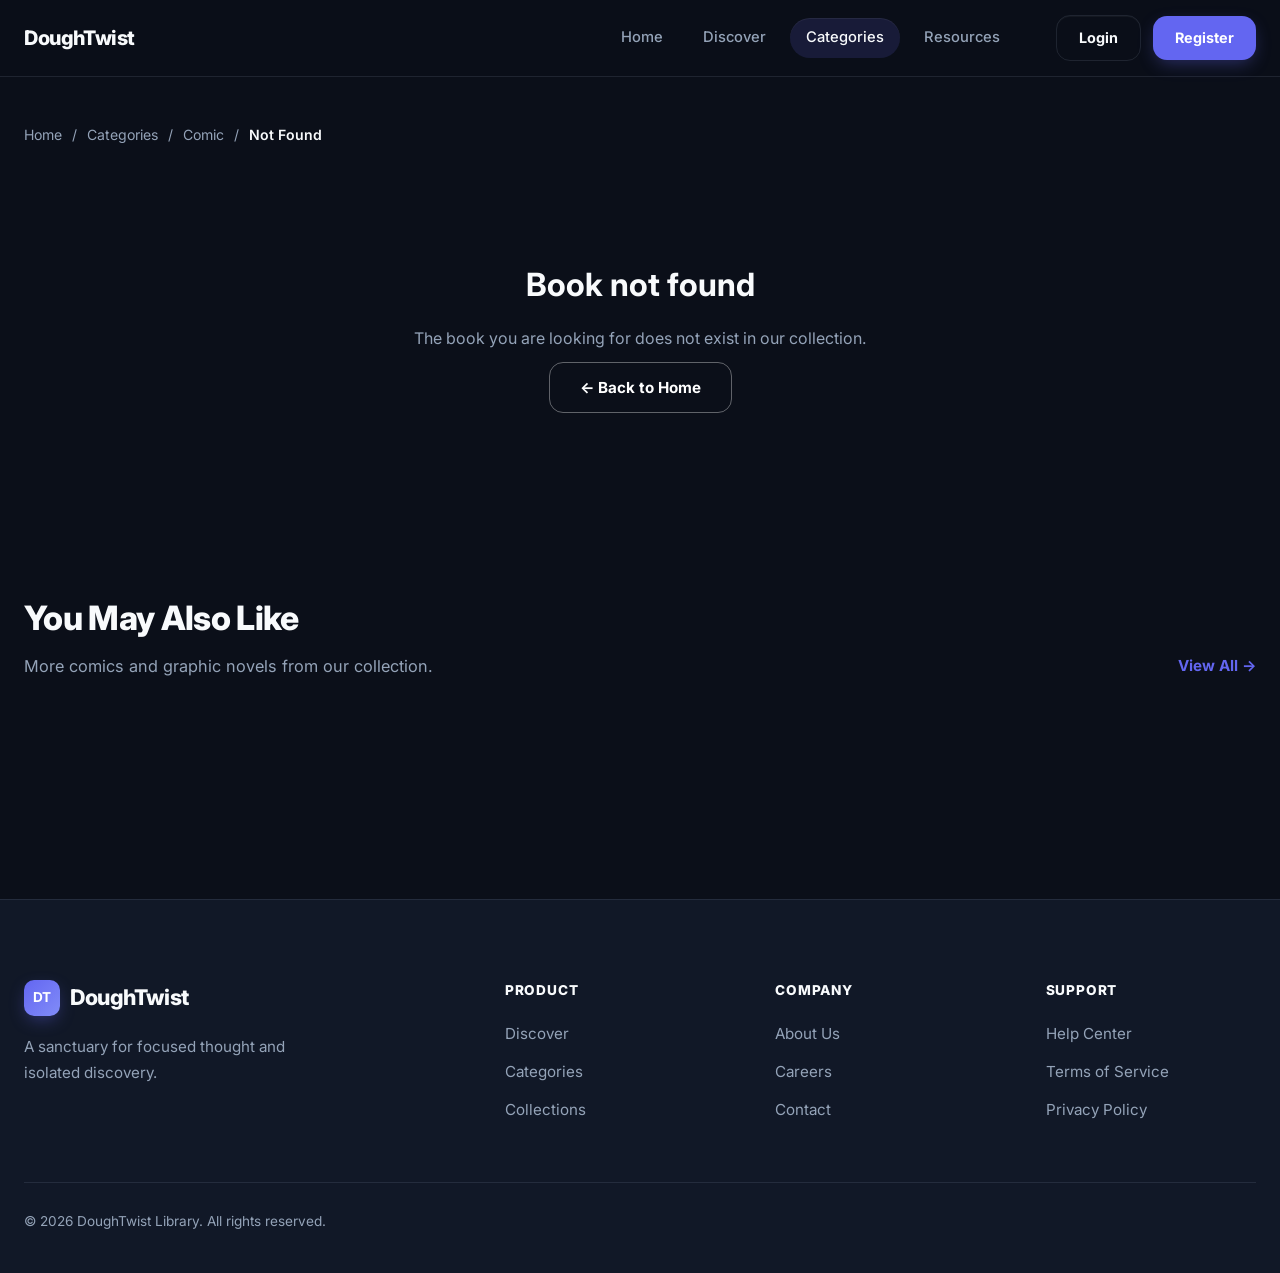
<file: pages/book-detail.html>
<!DOCTYPE html>
<html lang="en">
<head>
    <meta charset="UTF-8">
    <meta name="viewport" content="width=device-width, initial-scale=1.0">
    <title>Book Detail — DoughTwist Library</title>
    <meta name="description" content="Book details at DoughTwist Library.">
    <link rel="stylesheet" href="../css/style.css">
    <link rel="stylesheet" href="../css/book-detail.css">
</head>
<body>
    <header class="site-header">
        <div class="container nav-wrap">
            <a href="../index.html" class="logo">
                DoughTwist
            </a>

            <button class="menu-toggle" aria-label="Open menu" aria-expanded="false">
                <span></span>
                <span></span>
                <span></span>
            </button>

            <nav class="main-nav">
                <ul class="nav-links">
                    <li><a href="../index.html">Home</a></li>
                    <li><a href="discover.html">Discover</a></li>
                    <li><a href="categories.html" class="active">Categories</a></li>
                    <li><a href="resources.html">Resources</a></li>
                </ul>
                <div class="nav-actions">
                    <a href="login.html"id="login" class="btn btn-login">Login</a>
                    <a href="register.html" id="register" class="btn btn-register">Register</a>
                </div>
            </nav>
        </div>
    </header>

    <main class="detail-main">
        <div class="container">
            <nav class="breadcrumb" aria-label="Breadcrumb">
                <a href="../index.html">Home</a>
                <span>/</span>
                <a href="categories.html">Categories</a>
                <span>/</span>
                <a href="categories.html" id="breadcrumb-category">Comic</a>
                <span>/</span>
                <span class="current" id="breadcrumb-title">Loading...</span>
            </nav>

            <article class="book-detail" id="book-detail">
                <!-- Book detail will be rendered here -->
            </article>

            <section class="related-section">
                <div class="section-header">
                    <div>
                        <h2>You May Also Like</h2>
                        <p>More comics and graphic novels from our collection.</p>
                    </div>
                    <a href="categories.html" class="view-all">View All &rarr;</a>
                </div>

                <div class="related-grid" id="related-grid">
                    <!-- Related books will be rendered here -->
                </div>
            </section>
        </div>
    </main>

    <footer class="site-footer">
        <div class="container">
            <div class="footer-grid">
                <div class="footer-brand">
                    <a href="../index.html" class="logo">
                        <span class="logo-mark">DT</span>
                        DoughTwist
                    </a>
                    <p>A sanctuary for focused thought and isolated discovery.</p>
                </div>
                <div class="footer-links-group">
                    <h4>Product</h4>
                    <ul>
                        <li><a href="../index.html#collection">Discover</a></li>
                        <li><a href="categories.html">Categories</a></li>
                        <li><a href="../index.html#resources">Collections</a></li>
                    </ul>
                </div>
                <div class="footer-links-group">
                    <h4>Company</h4>
                    <ul>
                        <li><a href="#">About Us</a></li>
                        <li><a href="#">Careers</a></li>
                        <li><a href="#">Contact</a></li>
                    </ul>
                </div>
                <div class="footer-links-group">
                    <h4>Support</h4>
                    <ul>
                        <li><a href="#">Help Center</a></li>
                        <li><a href="#">Terms of Service</a></li>
                        <li><a href="#">Privacy Policy</a></li>
                    </ul>
                </div>
            </div>
            <div class="footer-bottom">
                <p>&copy; 2026 DoughTwist Library. All rights reserved.</p>
            </div>
        </div>
    </footer>

    <script src="../script/data.js"></script>
    <script src="../script/reveal.js"></script>
    <script src="../script/book-detail.js"></script>
    <script src="../script/auth.js"></script>

</body>
</html>
</file>
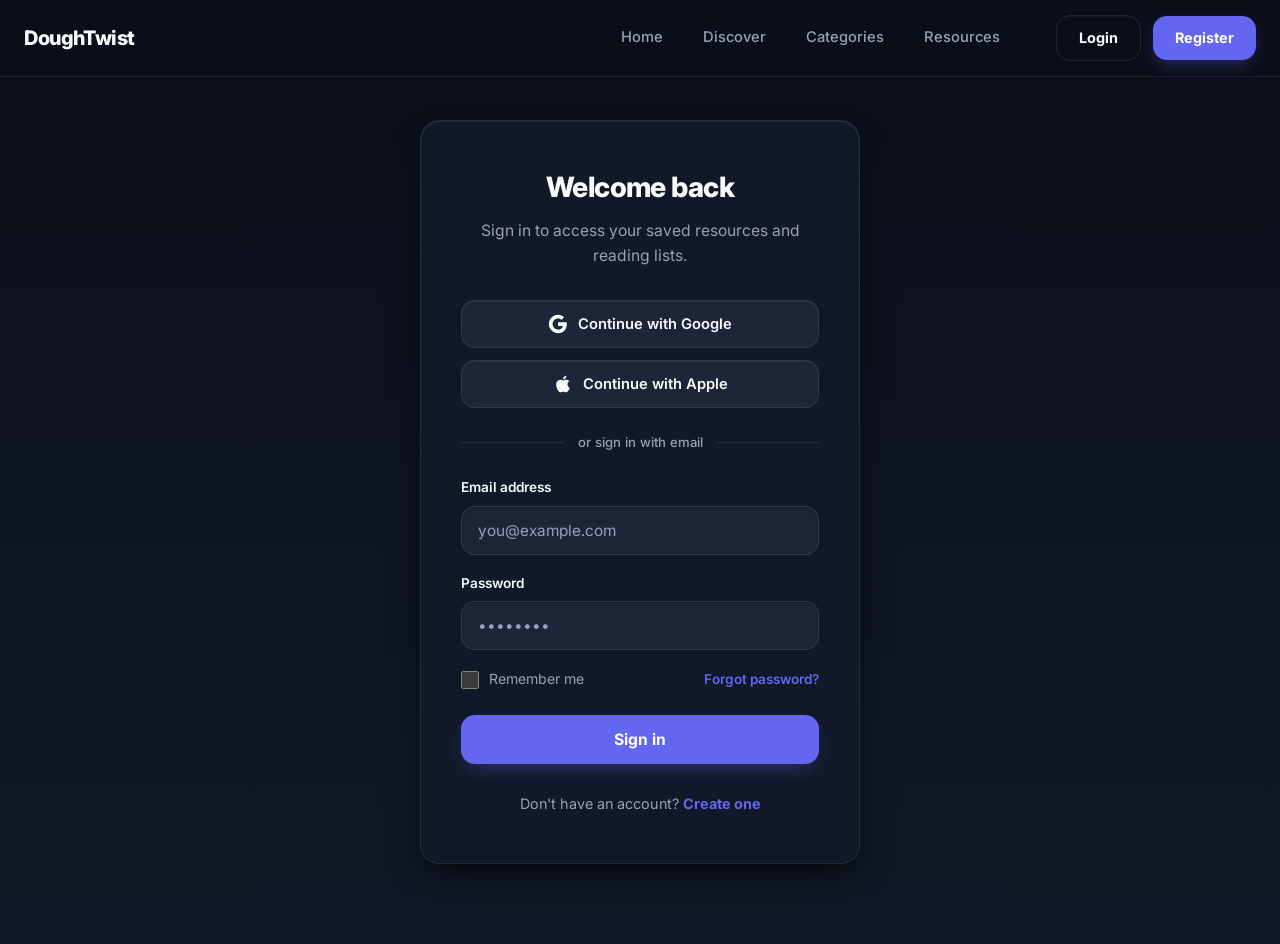
<file: pages/login.html>
<!DOCTYPE html>
<html lang="en">
<head>
    <meta charset="UTF-8">
    <meta name="viewport" content="width=device-width, initial-scale=1.0">
    <title>Login — DoughTwist Library</title>
    <meta name="description" content="Sign in to your DoughTwist Library account to save resources and track your reading.">
    <link rel="stylesheet" href="../css/style.css">
    <link rel="stylesheet" href="../css/auth.css">
</head>
<body>
    <header class="site-header">
        <div class="container nav-wrap">
            <a href="../index.html" class="logo">
                DoughTwist
            </a>

            <button class="menu-toggle" aria-label="Open menu" aria-expanded="false">
                <span></span>
                <span></span>
                <span></span>
            </button>

            <nav class="main-nav">
                <ul class="nav-links">
                    <li><a href="../index.html">Home</a></li>
                    <li><a href="discover.html">Discover</a></li>
                    <li><a href="categories.html">Categories</a></li>
                    <li><a href="resources.html">Resources</a></li>
                </ul>
                <div class="nav-actions">
                    <a href="login.html" class="btn btn-login">Login</a>
                    <a href="register.html" class="btn btn-register">Register</a>
                </div>
            </nav>
        </div>
    </header>

    <main class="auth-main">
        <div class="hero-bg" aria-hidden="true">
            <div class="blob blob-1"></div>
            <div class="blob blob-2"></div>
        </div>

        <div class="auth-card">
            <div class="auth-header">
                <h1>Welcome back</h1>
                <p>Sign in to access your saved resources and reading lists.</p>
            </div>

            <div class="social-login">
                <button type="button" class="btn-social" aria-label="Sign in with Google">
                    <svg viewBox="0 0 24 24" aria-hidden="true">
                        <path fill="currentColor" d="M22.56 12.25c0-.78-.07-1.53-.2-2.25H12v4.26h5.92c-.26 1.37-1.04 2.53-2.21 3.31v2.77h3.57c2.08-1.92 3.28-4.74 3.28-8.09z"/>
                        <path fill="currentColor" d="M12 23c2.97 0 5.46-.98 7.28-2.66l-3.57-2.77c-.98.66-2.23 1.06-3.71 1.06-2.86 0-5.29-1.93-6.16-4.53H2.18v2.84C3.99 20.53 7.7 23 12 23z"/>
                        <path fill="currentColor" d="M5.84 14.09c-.22-.66-.35-1.36-.35-2.09s.13-1.43.35-2.09V7.07H2.18C1.43 8.55 1 10.22 1 12s.43 3.45 1.18 4.93l2.85-2.22.81-.62z"/>
                        <path fill="currentColor" d="M12 5.38c1.62 0 3.06.56 4.21 1.64l3.15-3.15C17.45 2.09 14.97 1 12 1 7.7 1 3.99 3.47 2.18 7.07l3.66 2.84c.87-2.6 3.3-4.53 6.16-4.53z"/>
                    </svg>
                    Continue with Google
                </button>
                <button type="button" class="btn-social" aria-label="Sign in with Apple">
                    <svg viewBox="0 0 24 24" aria-hidden="true">
                        <path fill="currentColor" d="M18.71 19.5c-.83 1.24-1.71 2.45-3.05 2.47-1.34.03-1.77-.79-3.29-.79-1.53 0-2 .77-3.27.82-1.31.05-2.3-1.32-3.14-2.53C4.25 17 2.94 12.45 4.7 9.39c.87-1.52 2.43-2.48 4.12-2.51 1.28-.02 2.5.87 3.29.87.78 0 2.26-1.07 3.81-.91.65.03 2.47.26 3.64 1.98-.09.06-2.17 1.28-2.15 3.81.03 3.02 2.65 4.03 2.68 4.04-.03.07-.42 1.44-1.38 2.83M13 3.5c.73-.83 1.94-1.46 2.94-1.5.13 1.17-.34 2.35-1.04 3.19-.69.85-1.83 1.51-2.95 1.42-.15-1.15.41-2.35 1.05-3.11z"/>
                    </svg>
                    Continue with Apple
                </button>
            </div>

            <div class="divider">or sign in with email</div>

            <form class="auth-form">
                <div class="form-group">
                    <label for="email">Email address</label>
                    <input type="email" id="email" name="email" placeholder="you@example.com" autocomplete="email" required>
                </div>

                <div class="form-group">
                    <label for="password">Password</label>
                    <input type="password" id="password" name="password" placeholder="••••••••" autocomplete="current-password" minlength="8" required>
                </div>

                <div class="checkbox-row">
                    <label class="checkbox-label">
                        <input type="checkbox" name="remember">
                        Remember me
                    </label>
                    <a href="#" class="forgot-link">Forgot password?</a>
                </div>

                <button type="submit" class="btn-submit">Sign in</button>
            </form>

            <p class="auth-footer">
                Don't have an account? <a href="register.html">Create one</a>
            </p>
        </div>
    </main>

    <script>
        const toggle = document.querySelector('.menu-toggle');
        const nav = document.querySelector('.main-nav');

        toggle.addEventListener('click', () => {
            const expanded = toggle.getAttribute('aria-expanded') === 'true';
            toggle.setAttribute('aria-expanded', !expanded);
            toggle.classList.toggle('open', !expanded);
            nav.classList.toggle('open', !expanded);
        });
    </script>
    <script src="../script/login.js"></script>
</body>
</html>
</file>
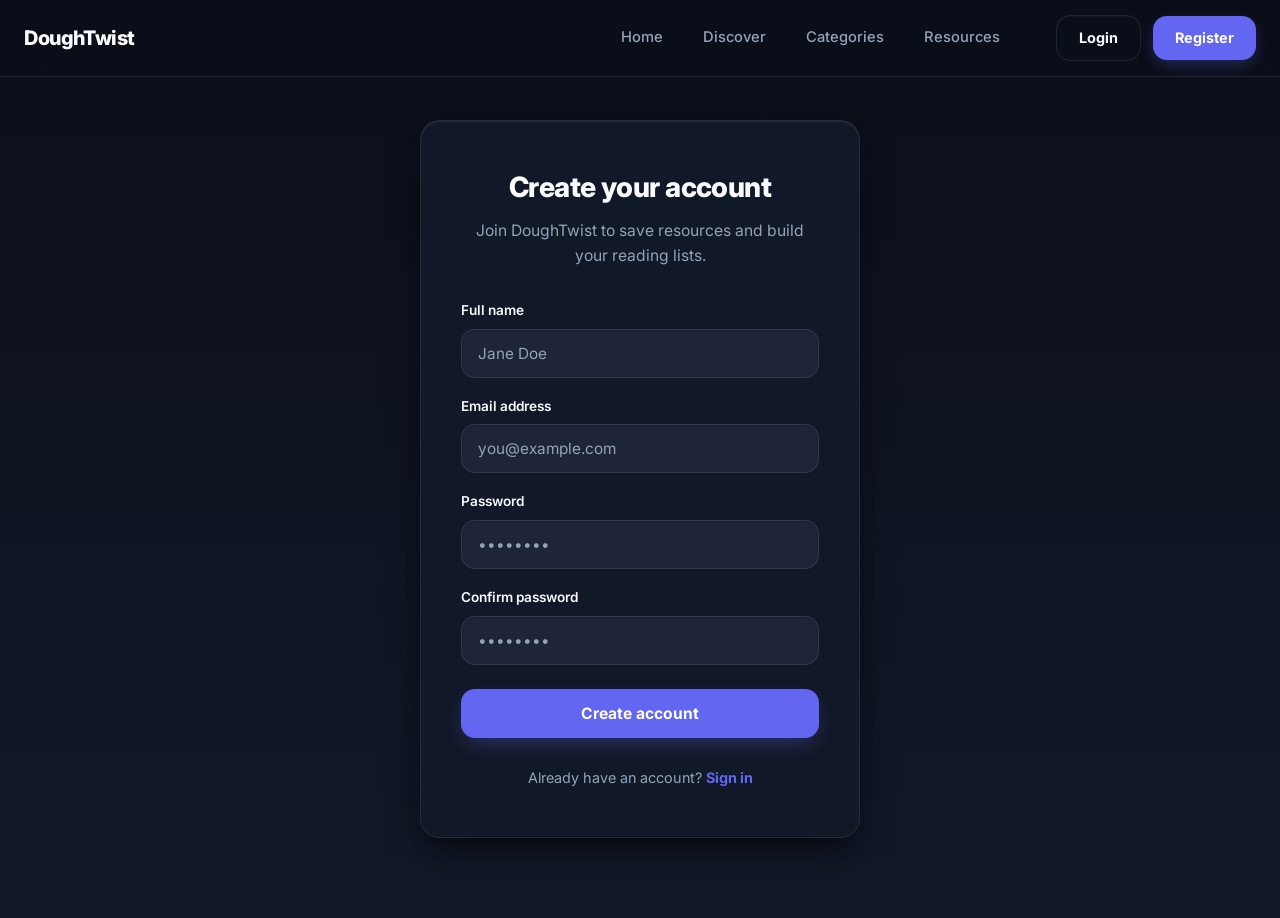
<file: pages/register.html>
<!DOCTYPE html>
<html lang="en">
<head>
    <meta charset="UTF-8">
    <meta name="viewport" content="width=device-width, initial-scale=1.0">
    <title>Register — DoughTwist Library</title>
    <meta name="description" content="Create a DoughTwist Library account to save resources and track your reading progress.">
    <link rel="stylesheet" href="../css/style.css">
    <link rel="stylesheet" href="../css/auth.css">
</head>
<body>
    <header class="site-header">
        <div class="container nav-wrap">
            <a href="../index.html" class="logo">
                DoughTwist
            </a>

            <button class="menu-toggle" aria-label="Open menu" aria-expanded="false">
                <span></span>
                <span></span>
                <span></span>
            </button>

            <nav class="main-nav">
                <ul class="nav-links">
                    <li><a href="../index.html">Home</a></li>
                    <li><a href="discover.html">Discover</a></li>
                    <li><a href="categories.html">Categories</a></li>
                    <li><a href="resources.html">Resources</a></li>
                </ul>
                <div class="nav-actions">
                    <a href="login.html" class="btn btn-login">Login</a>
                    <a href="register.html" class="btn btn-register">Register</a>
                </div>
            </nav>
        </div>
    </header>

    <main class="auth-main">
        <div class="hero-bg" aria-hidden="true">
            <div class="blob blob-1"></div>
            <div class="blob blob-2"></div>
        </div>

        <div class="auth-card">
            <div class="auth-header">
                <h1>Create your account</h1>
                <p>Join DoughTwist to save resources and build your reading lists.</p>
            </div>

            <form class="auth-form" action="#" method="post">
                <div class="form-group">
                    <label for="fullName">Full name</label>
                    <input type="text" id="fullName" name="fullName" placeholder="Jane Doe" autocomplete="name" required>
                </div>

                <div class="form-group">
                    <label for="email">Email address</label>
                    <input type="email" id="email" name="email" placeholder="you@example.com" autocomplete="email" required>
                </div>

                <div class="form-group">
                    <label for="password">Password</label>
                    <input type="password" id="password" name="password" placeholder="••••••••" autocomplete="new-password" minlength="8" required>
                </div>

                <div class="form-group">
                    <label for="confirmPassword">Confirm password</label>
                    <input type="password" id="confirmPassword" name="confirmPassword" placeholder="••••••••" autocomplete="new-password" minlength="8" required>
                </div>
                <button type="submit" class="btn-submit">Create account</button>
            </form>

            <p class="auth-footer">
                Already have an account? <a href="login.html">Sign in</a>
            </p>
        </div>
    </main>

    <script>
        const toggle = document.querySelector('.menu-toggle');
        const nav = document.querySelector('.main-nav');

        toggle.addEventListener('click', () => {
            const expanded = toggle.getAttribute('aria-expanded') === 'true';
            toggle.setAttribute('aria-expanded', !expanded);
            toggle.classList.toggle('open', !expanded);
            nav.classList.toggle('open', !expanded);
        });
    </script>
</body>
</html>
</file>
<file: css/style.css>
@import url('https://fonts.googleapis.com/css2?family=Inter:wght@300;400;500;600;700;800&display=swap');

/* --- Design Tokens --- */
:root {
  --bg: #0b0f19;
  --surface: #111827;
  --surface-2: #1e2538;
  --surface-3: #273147;
  --text: #f8fafc;
  --text-muted: #94a3b8;
  --primary: #6366f1;
  --primary-dark: #4f46e5;
  --primary-light: rgba(99, 102, 241, 0.15);
  --accent: #f43f5e;
  --accent-hover: #e11d48;
  --accent-2: #38bdf8;
  --border: rgba(148, 163, 184, 0.15);
  --border-strong: rgba(148, 163, 184, 0.25);
  --shadow-sm: 0 1px 2px 0 rgba(0, 0, 0, 0.3),
               inset 0 1px 0 rgba(255, 255, 255, 0.04);
  --shadow: 0 10px 30px -8px rgba(0, 0, 0, 0.5),
            0 4px 10px -2px rgba(0, 0, 0, 0.3),
            inset 0 1px 0 rgba(255, 255, 255, 0.05);
  --shadow-lg: 0 24px 60px -12px rgba(0, 0, 0, 0.6),
               0 8px 24px -6px rgba(0, 0, 0, 0.4),
               inset 0 1px 0 rgba(255, 255, 255, 0.06);
  --shadow-3d: 0 20px 40px -12px rgba(0, 0, 0, 0.55),
               0 8px 16px -4px rgba(0, 0, 0, 0.35),
               inset 0 1px 0 rgba(255, 255, 255, 0.08),
               inset 0 -1px 0 rgba(0, 0, 0, 0.2);
  --radius: 20px;
  --radius-sm: 14px;
  --radius-pill: 999px;
  --transition: 0.25s cubic-bezier(0.4, 0, 0.2, 1);
}

/* --- Reset & Base --- */
* {
  margin: 0;
  padding: 0;
  box-sizing: border-box;
}

html {
  scroll-behavior: smooth;
  color-scheme: dark;
}

body {
  font-family: 'Inter', system-ui, -apple-system, BlinkMacSystemFont, sans-serif;
  background-color: var(--bg);
  color: var(--text);
  line-height: 1.6;
  -webkit-font-smoothing: antialiased;
}

a {
  text-decoration: none;
  color: inherit;
}

button {
  font-family: inherit;
}

img {
  max-width: 100%;
  display: block;
}

ul {
  list-style: none;
}

.container {
  width: 100%;
  max-width: 1280px;
  margin: 0 auto;
  padding: 0 24px;
}

/* --- Header --- */
.site-header {
  position: fixed;
  top: 0;
  left: 0;
  right: 0;
  z-index: 1000;
  background: rgba(11, 15, 25, 0.75);
  backdrop-filter: blur(18px);
  -webkit-backdrop-filter: blur(18px);
  border-bottom: 1px solid var(--border);
}

.nav-wrap {
  display: flex;
  align-items: center;
  justify-content: space-between;
  height: 76px;
}

.logo {
  display: inline-flex;
  align-items: center;
  gap: 10px;
  font-weight: 800;
  font-size: 1.25rem;
  letter-spacing: -0.02em;
  color: var(--text);
}

.logo-mark {
  width: 36px;
  height: 36px;
  display: grid;
  place-items: center;
  background: linear-gradient(135deg, var(--primary), #818cf8);
  color: #fff;
  border-radius: 10px;
  font-size: 0.85rem;
  font-weight: 700;
  box-shadow: 0 6px 18px -4px rgba(99, 102, 241, 0.45);
}

.main-nav {
  display: flex;
  align-items: center;
  gap: 40px;
}

.nav-links {
  display: flex;
  align-items: center;
  gap: 8px;
}

.nav-links a {
  display: block;
  padding: 8px 16px;
  border-radius: var(--radius-pill);
  font-size: 0.92rem;
  font-weight: 500;
  color: var(--text-muted);
  transition: var(--transition);
}

.nav-links a:hover,
.nav-links a.active {
  color: var(--text);
  background-color: var(--primary-light);
  box-shadow: inset 0 1px 0 rgba(255, 255, 255, 0.06);
}

.nav-actions {
  display: flex;
  align-items: center;
  gap: 12px;
}

.icon-btn {
  width: 40px;
  height: 40px;
  border-radius: 50%;
  border: 1px solid var(--border);
  background-color: var(--surface);
  color: var(--text);
  cursor: pointer;
  display: grid;
  place-items: center;
  font-size: 1.05rem;
  transition: var(--transition);
  box-shadow: var(--shadow-sm);
}

.icon-btn:hover {
  background-color: var(--surface-2);
  transform: translateY(-2px);
  box-shadow: var(--shadow);
  border-color: var(--border-strong);
}

.profile-pic {
  width: 40px;
  height: 40px;
  border-radius: 50%;
  background: linear-gradient(135deg, var(--primary), #a855f7);
  display: inline-block;
  cursor: pointer;
  border: 2px solid var(--surface);
  box-shadow: var(--shadow-sm);
}

.nav-actions .btn {
  display: inline-flex;
  align-items: center;
  justify-content: center;
  padding: 10px 22px;
  border-radius: var(--radius-sm);
  font-size: 0.9rem;
  font-weight: 700;
  text-decoration: none;
  transition: var(--transition);
  border: none;
  cursor: pointer;
}

.btn-login {
  background-color: transparent;
  color: var(--text);
  border: 1px solid var(--border) !important;
  box-shadow: inset 0 1px 0 rgba(255, 255, 255, 0.04);
}

.btn-login:hover {
  background-color: var(--surface-2);
  border-color: var(--primary) !important;
  color: var(--primary);
  box-shadow: var(--shadow);
}

.btn-register {
  background-color: var(--primary);
  color: #ffffff;
  box-shadow: 0 6px 18px -4px rgba(99, 102, 241, 0.4);
}

.btn-register:hover {
  background-color: var(--primary-dark);
  transform: translateY(-2px);
  box-shadow: 0 12px 28px -6px rgba(99, 102, 241, 0.5);
}

.menu-toggle {
  display: none;
  flex-direction: column;
  justify-content: center;
  gap: 5px;
  background: none;
  border: none;
  cursor: pointer;
  padding: 8px;
}

.menu-toggle span {
  display: block;
  width: 24px;
  height: 2.5px;
  background-color: var(--text);
  border-radius: 2px;
  transition: var(--transition);
}

.menu-toggle.open span:nth-child(1) {
  transform: translateY(7.5px) rotate(45deg);
}

.menu-toggle.open span:nth-child(2) {
  opacity: 0;
}

.menu-toggle.open span:nth-child(3) {
  transform: translateY(-7.5px) rotate(-45deg);
}

/* --- Hero --- */
.hero {
  position: relative;
  padding: 170px 0 130px;
  overflow: hidden;
}

.hero-bg {
  position: absolute;
  inset: 0;
  z-index: -1;
  overflow: hidden;
}

.blob {
  position: absolute;
  border-radius: 50%;
  filter: blur(80px);
  opacity: 0.35;
}

.blob-1 {
  width: 520px;
  height: 520px;
  background: #4f46e5;
  top: -120px;
  right: 5%;
}

.blob-2 {
  width: 420px;
  height: 420px;
  background: #38bdf8;
  bottom: -100px;
  left: -8%;
}

.blob-3 {
  width: 320px;
  height: 320px;
  background: #f43f5e;
  top: 45%;
  right: 35%;
  opacity: 0.3;
}

.hero-content {
  max-width: 740px;
  position: relative;
  z-index: 1;
}

.eyebrow {
  display: inline-block;
  padding: 7px 16px;
  border-radius: var(--radius-pill);
  background-color: var(--primary-light);
  color: var(--primary);
  font-size: 0.82rem;
  font-weight: 700;
  letter-spacing: 0.02em;
  margin-bottom: 24px;
  box-shadow: inset 0 1px 0 rgba(255, 255, 255, 0.06);
}

.hero h1 {
  font-size: clamp(2.6rem, 6vw, 4.6rem);
  line-height: 1.05;
  font-weight: 800;
  letter-spacing: -0.03em;
  margin-bottom: 24px;
  color: var(--text);
}

.hero p {
  font-size: 1.15rem;
  color: var(--text-muted);
  max-width: 560px;
  margin-bottom: 42px;
  line-height: 1.7;
}

.search-box {
  display: flex;
  align-items: center;
  max-width: 580px;
  background-color: var(--surface);
  border: 1px solid var(--border);
  border-radius: var(--radius);
  padding: 8px;
  box-shadow: var(--shadow-lg);
  transition: var(--transition);
}

.search-box:focus-within {
  border-color: var(--primary);
  box-shadow: 0 24px 60px -12px rgba(99, 102, 241, 0.25);
}

.search-icon {
  width: 20px;
  height: 20px;
  margin: 0 12px 0 8px;
  color: var(--text-muted);
  flex-shrink: 0;
}

.search-box input {
  flex: 1;
  border: none;
  background: transparent;
  padding: 13px 10px;
  font-size: 1rem;
  outline: none;
  color: var(--text);
}

.search-box input::placeholder {
  color: var(--text-muted);
}

.search-btn {
  background-color: var(--primary);
  color: #fff;
  border: none;
  padding: 15px 30px;
  border-radius: var(--radius-sm);
  font-weight: 600;
  font-size: 0.95rem;
  cursor: pointer;
  transition: var(--transition);
  flex-shrink: 0;
  box-shadow: 0 6px 18px -4px rgba(99, 102, 241, 0.4);
}

.search-btn:hover {
  background-color: var(--primary-dark);
  transform: translateY(-1px);
  box-shadow: 0 10px 24px -6px rgba(99, 102, 241, 0.5);
}

/* --- Stats --- */
.stats-section {
  padding: 20px 0 90px;
}

.stats-grid {
  display: grid;
  grid-template-columns: repeat(4, 1fr);
  gap: 20px;
}

.stat {
  background-color: var(--surface);
  border: 1px solid var(--border);
  border-radius: var(--radius-sm);
  padding: 28px 20px;
  text-align: center;
  box-shadow: var(--shadow-sm);
  transition: var(--transition);
  transform-style: preserve-3d;
}

.stat:hover {
  transform: translateY(-8px);
  box-shadow: var(--shadow-3d);
  border-color: transparent;
}

.stat strong {
  display: block;
  font-size: 2.1rem;
  font-weight: 800;
  color: var(--primary);
  margin-bottom: 4px;
  letter-spacing: -0.02em;
}

.stat span {
  font-size: 0.9rem;
  color: var(--text-muted);
  font-weight: 500;
}

/* --- Sections --- */
section {
  padding: 90px 0;
}

.section-header {
  display: flex;
  justify-content: space-between;
  align-items: flex-end;
  margin-bottom: 50px;
  gap: 20px;
}

.section-header.center {
  flex-direction: column;
  align-items: center;
  text-align: center;
}

.section-header h2 {
  font-size: 2.1rem;
  font-weight: 800;
  letter-spacing: -0.02em;
  margin-bottom: 8px;
  color: var(--text);
}

.section-header p {
  color: var(--text-muted);
  font-size: 1.02rem;
}

.view-all {
  display: inline-flex;
  align-items: center;
  gap: 6px;
  font-size: 0.95rem;
  font-weight: 700;
  color: var(--primary);
  transition: var(--transition);
  white-space: nowrap;
}

.view-all:hover {
  gap: 10px;
  color: #818cf8;
}

/* --- Featured Collections --- */
.collections-section {
  background-color: var(--surface);
}

.collections-grid {
  display: grid;
  grid-template-columns: repeat(4, 1fr);
  gap: 24px;
}

.collection-link {
  display: block;
  text-decoration: none;
  color: inherit;
  border-radius: var(--radius);
}

.collection-link .collection-card {
  height: 100%;
}

.collection-card {
  background-color: var(--bg);
  border-radius: var(--radius);
  overflow: hidden;
  border: 1px solid var(--border);
  transition: var(--transition);
  transform-style: preserve-3d;
}

.collection-card:hover {
  transform: translateY(-8px);
  box-shadow: var(--shadow-3d);
  border-color: transparent;
}

.card-img-wrapper {
  position: relative;
  aspect-ratio: 4 / 5;
  overflow: hidden;
  display: flex;
  align-items: center;
  justify-content: center;
  background: linear-gradient(135deg, var(--surface-2), var(--surface-3));
}

.card-img-wrapper img {
  width: 100%;
  height: 100%;
  object-fit: cover;
  transition: var(--transition);
}

.collection-card:hover .card-img-wrapper img {
  transform: scale(1.05);
}

.card-content {
  padding: 22px;
}

.tag {
  display: inline-block;
  font-size: 0.72rem;
  padding: 5px 10px;
  border-radius: var(--radius-pill);
  margin-bottom: 14px;
  font-weight: 700;
  text-transform: uppercase;
  letter-spacing: 0.04em;
}

.tag.architecture { background-color: rgba(99, 102, 241, 0.15); color: #818cf8; }
.tag.sociology { background-color: rgba(168, 85, 247, 0.15); color: #c084fc; }
.tag.acoustics { background-color: rgba(244, 63, 94, 0.15); color: #fb7185; }

.collection-card h3 {
  font-size: 1.12rem;
  font-weight: 700;
  margin-bottom: 6px;
  line-height: 1.35;
  color: var(--text);
}

.collection-card p {
  font-size: 0.9rem;
  color: var(--text-muted);
}

/* --- Explore Domains --- */
.domains-section {
  background: linear-gradient(180deg, var(--bg) 0%, var(--surface) 100%);
}

.domains-grid {
  display: grid;
  grid-template-columns: repeat(4, 1fr);
  gap: 20px;
}

.domain-card {
  position: relative;
  aspect-ratio: 1;
  border-radius: var(--radius);
  overflow: hidden;
  cursor: pointer;
  box-shadow: var(--shadow);
  transition: var(--transition);
  transform-style: preserve-3d;
}

.domain-card:hover {
  transform: translateY(-6px);
  box-shadow: var(--shadow-3d);
}

.domain-card img {
  width: 100%;
  height: 100%;
  object-fit: cover;
  transition: var(--transition);
}

.domain-card:hover img {
  transform: scale(1.08);
}

.domain-overlay {
  position: absolute;
  inset: 0;
  background: linear-gradient(
    to top,
    rgba(0, 0, 0, 0.85) 0%,
    rgba(0, 0, 0, 0.35) 55%,
    transparent 100%
  );
  display: flex;
  align-items: flex-end;
  padding: 24px;
  transition: var(--transition);
}

.domain-card:hover .domain-overlay {
  background: linear-gradient(
    to top,
    rgba(79, 70, 229, 0.88) 0%,
    rgba(79, 70, 229, 0.45) 60%,
    transparent 100%
  );
}

.domain-card h3 {
  color: #fff;
  font-size: 1.4rem;
  font-weight: 700;
  transform: translateY(8px);
  transition: var(--transition);
}

.domain-card:hover h3 {
  transform: translateY(0);
}

/* --- CTA --- */
.cta-section {
  padding: 30px 0 100px;
}

.cta-card {
  background: linear-gradient(135deg, #0f172a 0%, #1e1b4b 50%, #312e81 100%);
  border-radius: var(--radius);
  padding: 68px 70px;
  color: #fff;
  display: flex;
  justify-content: space-between;
  align-items: center;
  gap: 50px;
  position: relative;
  overflow: hidden;
  box-shadow: var(--shadow-3d);
  border: 1px solid rgba(99, 102, 241, 0.2);
}

.cta-card::before {
  content: '';
  position: absolute;
  top: -60%;
  right: -12%;
  width: 540px;
  height: 540px;
  background: radial-gradient(circle, rgba(244, 63, 94, 0.2) 0%, transparent 70%);
  pointer-events: none;
}

.cta-text {
  max-width: 540px;
  position: relative;
  z-index: 1;
}

.cta-text h2 {
  font-size: 2.6rem;
  font-weight: 800;
  margin-bottom: 18px;
  letter-spacing: -0.02em;
  line-height: 1.15;
}

.cta-text p {
  color: #c7d2fe;
  font-size: 1.05rem;
  margin-bottom: 34px;
  line-height: 1.7;
}

.cta-buttons {
  display: flex;
  gap: 16px;
  flex-wrap: wrap;
}

.btn {
  padding: 15px 30px;
  border-radius: var(--radius-sm);
  font-size: 0.95rem;
  font-weight: 700;
  cursor: pointer;
  transition: var(--transition);
  border: none;
}

.btn-primary {
  background-color: var(--accent);
  color: #ffffff;
  box-shadow: 0 8px 22px -6px rgba(244, 63, 94, 0.4);
}

.btn-primary:hover {
  background-color: var(--accent-hover);
  transform: translateY(-2px);
  box-shadow: 0 14px 30px -8px rgba(244, 63, 94, 0.5);
}

.btn-secondary {
  background-color: transparent;
  color: #fff;
  border: 1px solid rgba(255, 255, 255, 0.35);
}

.btn-secondary:hover {
  background-color: rgba(255, 255, 255, 0.08);
  border-color: rgba(255, 255, 255, 0.6);
}

.cta-visual {
  position: relative;
  z-index: 1;
}

.book-stack {
  display: flex;
  flex-direction: column;
  align-items: center;
  transform: perspective(900px) rotateY(-22deg) rotateX(8deg);
}

.book {
  width: 150px;
  height: 36px;
  background-color: var(--accent);
  border-radius: 5px;
  box-shadow: -10px 12px 24px rgba(0, 0, 0, 0.35),
              inset 0 1px 0 rgba(255, 255, 255, 0.2);
  margin-bottom: -12px;
  position: relative;
}

.book:nth-child(2) {
  background-color: #e0e7ff;
  width: 164px;
  height: 42px;
}

.book:nth-child(3) {
  background-color: #818cf8;
  width: 138px;
  height: 32px;
}

/* --- Footer --- */
.site-footer {
  background-color: var(--surface);
  border-top: 1px solid var(--border);
  padding: 80px 0 40px;
}

.footer-grid {
  display: grid;
  grid-template-columns: 2fr 1fr 1fr 1fr;
  gap: 60px;
  margin-bottom: 60px;
}

.footer-brand .logo {
  font-size: 1.35rem;
}

.footer-brand p {
  max-width: 300px;
  color: var(--text-muted);
  font-size: 0.95rem;
  margin-top: 18px;
  line-height: 1.7;
}

.footer-links-group h4 {
  font-size: 0.85rem;
  font-weight: 800;
  text-transform: uppercase;
  letter-spacing: 0.06em;
  margin-bottom: 20px;
  color: var(--text);
}

.footer-links-group ul {
  display: flex;
  flex-direction: column;
  gap: 12px;
}

.footer-links-group a {
  color: var(--text-muted);
  font-size: 0.95rem;
  transition: var(--transition);
}

.footer-links-group a:hover {
  color: var(--primary);
}

.footer-bottom {
  border-top: 1px solid var(--border);
  padding-top: 28px;
  color: var(--text-muted);
  font-size: 0.85rem;
}

/* --- Reveal Animations --- */
.reveal {
  opacity: 0;
  transform: translateY(24px);
  transition: opacity 0.7s ease, transform 0.7s ease;
}

.revealed {
  opacity: 1;
  transform: translateY(0);
}

.collection-card.reveal,
.domain-card.reveal,
.stat.reveal,
.book-card.reveal,
.resource-card.reveal,
.faq-item.reveal,
.featured-banner.reveal,
.content-header.reveal,
.sidebar.reveal,
.book-detail.reveal,
.support-cta.reveal,
.cta-card.reveal,
.discover-hero.reveal,
.resources-hero.reveal,
.hero-content.reveal,
.section-header.reveal {
  transition-delay: calc(var(--index, 0) * 80ms);
}

.collection-card:nth-child(1) { --index: 1; }
.collection-card:nth-child(2) { --index: 2; }
.collection-card:nth-child(3) { --index: 3; }
.collection-card:nth-child(4) { --index: 4; }
.collection-card:nth-child(5) { --index: 5; }
.collection-card:nth-child(6) { --index: 6; }
.collection-card:nth-child(7) { --index: 7; }
.collection-card:nth-child(8) { --index: 8; }

.domain-card:nth-child(1) { --index: 1; }
.domain-card:nth-child(2) { --index: 2; }
.domain-card:nth-child(3) { --index: 3; }
.domain-card:nth-child(4) { --index: 4; }

.stat:nth-child(1) { --index: 1; }
.stat:nth-child(2) { --index: 2; }
.stat:nth-child(3) { --index: 3; }
.stat:nth-child(4) { --index: 4; }

.resource-card:nth-child(1) { --index: 1; }
.resource-card:nth-child(2) { --index: 2; }
.resource-card:nth-child(3) { --index: 3; }
.resource-card:nth-child(4) { --index: 4; }
.resource-card:nth-child(5) { --index: 5; }
.resource-card:nth-child(6) { --index: 6; }

.faq-item:nth-child(1) { --index: 1; }
.faq-item:nth-child(2) { --index: 2; }
.faq-item:nth-child(3) { --index: 3; }
.faq-item:nth-child(4) { --index: 4; }

@media (prefers-reduced-motion: reduce) {
  .reveal,
  .revealed {
    opacity: 1;
    transform: none;
    transition: none;
  }
}

/* --- Responsive --- */
@media (max-width: 1024px) {
  .collections-grid,
  .domains-grid,
  .stats-grid {
    grid-template-columns: repeat(2, 1fr);
  }
  .footer-grid {
    grid-template-columns: 1fr 1fr;
    gap: 40px;
  }
  .cta-card {
    padding: 50px;
  }
}

@media (max-width: 768px) {
  .menu-toggle {
    display: flex;
  }
  .main-nav {
    position: fixed;
    top: 76px;
    left: 0;
    right: 0;
    bottom: 0;
    background: rgba(11, 15, 25, 0.98);
    backdrop-filter: blur(18px);
    -webkit-backdrop-filter: blur(18px);
    flex-direction: column;
    align-items: center;
    justify-content: flex-start;
    padding-top: 60px;
    gap: 36px;
    transform: translateX(100%);
    transition: transform 0.3s ease;
    border-left: 1px solid var(--border);
  }
  .main-nav.open {
    transform: translateX(0);
  }
  .nav-links {
    flex-direction: column;
    gap: 12px;
  }
  .nav-links a {
    font-size: 1.25rem;
    padding: 10px 20px;
  }
  .hero {
    padding: 150px 0 90px;
  }
  .hero p {
    font-size: 1.05rem;
  }
  .search-box {
    flex-direction: column;
    gap: 8px;
    border-radius: var(--radius-sm);
  }
  .search-box input {
    width: 100%;
    text-align: center;
    padding: 12px;
  }
  .search-btn {
    width: 100%;
  }
  .search-icon {
    display: none;
  }
  .section-header {
    flex-direction: column;
    align-items: flex-start;
    gap: 14px;
  }
  .section-header h2 {
    font-size: 1.8rem;
  }
  .cta-card {
    flex-direction: column;
    text-align: center;
    padding: 40px 28px;
  }
  .cta-text h2 {
    font-size: 2rem;
  }
  .cta-visual {
    order: -1;
  }
  .book-stack {
    transform: perspective(600px) rotateY(-14deg) rotateX(6deg);
  }
}

@media (max-width: 480px) {
  .container {
    padding: 0 16px;
  }
  .collections-grid,
  .domains-grid,
  .stats-grid {
    grid-template-columns: 1fr;
  }
  .footer-grid {
    grid-template-columns: 1fr;
    gap: 32px;
  }
  .cta-text h2 {
    font-size: 1.7rem;
  }
  .stat strong {
    font-size: 1.8rem;
  }
}
</file>
<file: css/book-detail.css>
/* --- Book Detail Page --- */

.detail-main {
  padding-top: 96px;
}

.detail-main .container {
  padding-bottom: 90px;
}

/* --- Breadcrumb --- */
.breadcrumb {
  display: flex;
  align-items: center;
  gap: 10px;
  padding: 28px 0 32px;
  font-size: 0.88rem;
  color: var(--text-muted);
}

.breadcrumb a {
  color: var(--text-muted);
  transition: var(--transition);
}

.breadcrumb a:hover {
  color: var(--primary);
}

.breadcrumb .current {
  color: var(--text);
  font-weight: 600;
}

/* --- Book Detail Layout --- */
.book-detail {
  display: grid;
  grid-template-columns: 360px 1fr;
  gap: 56px;
  align-items: start;
  margin-bottom: 90px;
}

.detail-media {
  position: sticky;
  top: 110px;
}

.cover-frame {
  position: relative;
  border-radius: var(--radius);
  overflow: hidden;
  background: linear-gradient(135deg, var(--surface-2), var(--surface-3));
  box-shadow: var(--shadow-3d);
  aspect-ratio: 4 / 5;
  border: 1px solid var(--border);
}

.cover-frame img {
  width: 100%;
  height: 100%;
  object-fit: cover;
  display: block;
}

.badge {
  position: absolute;
  top: 1rem;
  right: 1rem;
  z-index: 2;
  padding: 0.35rem 0.85rem;
  border-radius: 50px;
  font-size: 0.7rem;
  font-weight: 700;
  letter-spacing: 0.04em;
  text-transform: uppercase;
  box-shadow: 0 2px 8px rgba(0, 0, 0, 0.35);
}

.badge.available {
  background-color: var(--primary);
  color: #ffffff;
}

.badge.not-available {
  background-color: #f43f5e;
  color: #ffffff;
}

.badge.up-coming {
  background-color: #8b5cf6;
  color: #ffffff;
}

.badge.borrowed {
  background-color: var(--surface-2);
  color: var(--text-muted);
  border: 1px solid var(--border);
}

/* --- Detail Info --- */
.detail-info {
  display: flex;
  flex-direction: column;
  gap: 26px;
}

.detail-header {
  display: flex;
  flex-direction: column;
  gap: 14px;
}

.detail-info h1 {
  font-size: clamp(2rem, 4vw, 2.8rem);
  font-weight: 800;
  letter-spacing: -0.02em;
  line-height: 1.1;
  color: var(--text);
}

.detail-info .author {
  font-size: 1.05rem;
  color: var(--text-muted);
}

.detail-info .author strong {
  color: var(--text);
  font-weight: 600;
}

.rating-bar {
  display: flex;
  align-items: center;
  gap: 10px;
  margin-top: 4px;
}

.stars {
  display: flex;
  gap: 3px;
  color: #fbbf24;
}

.stars svg {
  fill: currentColor;
}

.rating-score {
  font-weight: 700;
  color: var(--text);
}

.rating-count {
  font-size: 0.9rem;
  color: var(--text-muted);
}

.description {
  font-size: 1.05rem;
  line-height: 1.8;
  color: var(--text-muted);
  max-width: 640px;
}

/* --- Metadata --- */
.meta-grid {
  display: grid;
  grid-template-columns: repeat(4, 1fr);
  gap: 16px;
}

.meta-item {
  background-color: var(--surface);
  border: 1px solid var(--border);
  border-radius: var(--radius-sm);
  padding: 18px;
  display: flex;
  flex-direction: column;
  gap: 6px;
  transition: var(--transition);
  box-shadow: var(--shadow-sm);
}

.meta-item:hover {
  border-color: transparent;
  box-shadow: var(--shadow);
  transform: translateY(-3px);
}

.meta-label {
  font-size: 0.78rem;
  font-weight: 600;
  text-transform: uppercase;
  letter-spacing: 0.04em;
  color: var(--text-muted);
}

.meta-value {
  font-size: 0.98rem;
  font-weight: 700;
  color: var(--text);
  word-break: break-word;
}

/* --- Actions --- */
.detail-actions {
  display: flex;
  gap: 14px;
  flex-wrap: wrap;
  padding-top: 8px;
}

.detail-actions .btn {
  padding: 15px 28px;
  border-radius: var(--radius-sm);
  font-size: 0.95rem;
  font-weight: 700;
  cursor: pointer;
  transition: var(--transition);
  border: none;
  display: inline-flex;
  align-items: center;
  gap: 8px;
}

.detail-actions .btn-primary {
  background-color: var(--primary);
  color: #fff;
  box-shadow: 0 8px 22px -6px rgba(99, 102, 241, 0.4);
}

.detail-actions .btn-primary:hover {
  background-color: var(--primary-dark);
  transform: translateY(-2px);
  box-shadow: 0 14px 30px -8px rgba(99, 102, 241, 0.5);
}

.detail-actions .btn-secondary {
  background-color: var(--surface);
  color: var(--text);
  border: 1px solid var(--border);
  box-shadow: inset 0 1px 0 rgba(255, 255, 255, 0.04);
}

.detail-actions .btn-secondary:hover {
  background-color: var(--surface-2);
  border-color: var(--primary);
  color: var(--primary);
}

.detail-actions .btn-ghost {
  background-color: transparent;
  color: var(--text-muted);
  border: 1px solid var(--border);
}

.detail-actions .btn-ghost:hover {
  background-color: var(--primary-light);
  color: var(--primary);
  border-color: var(--primary-light);
}

/* --- Related Books --- */
.related-section {
  padding-top: 20px;
}

.related-section .section-header {
  margin-bottom: 40px;
}

.related-grid {
  display: grid;
  grid-template-columns: repeat(4, 1fr);
  gap: 24px;
}

/* --- Responsive --- */
@media (max-width: 1024px) {
  .book-detail {
    grid-template-columns: 280px 1fr;
    gap: 40px;
  }

  .meta-grid {
    grid-template-columns: repeat(2, 1fr);
  }

  .related-grid {
    grid-template-columns: repeat(2, 1fr);
  }
}

@media (max-width: 768px) {
  .book-detail {
    grid-template-columns: 1fr;
    gap: 32px;
  }

  .detail-media {
    position: static;
    max-width: 320px;
    margin: 0 auto;
  }

  .meta-grid {
    grid-template-columns: repeat(2, 1fr);
  }

  .detail-actions .btn {
    width: 100%;
    justify-content: center;
  }
}

@media (max-width: 480px) {
  .breadcrumb {
    flex-wrap: wrap;
    font-size: 0.8rem;
  }

  .meta-grid {
    grid-template-columns: 1fr;
  }

  .related-grid {
    grid-template-columns: 1fr;
  }
}
</file>
<file: css/auth.css>
/* --- Auth Pages --- */

.auth-main {
  min-height: 100vh;
  display: flex;
  align-items: center;
  justify-content: center;
  padding: 120px 24px 80px;
  position: relative;
  overflow: hidden;
  background: linear-gradient(180deg, var(--bg) 0%, var(--surface) 100%);
}

.auth-main .blob {
  filter: blur(90px);
  opacity: 0.35;
}

.auth-main .blob-1 {
  width: 460px;
  height: 460px;
  background: #4f46e5;
  top: -120px;
  right: -6%;
}

.auth-main .blob-2 {
  width: 380px;
  height: 380px;
  background: #38bdf8;
  bottom: -120px;
  left: -8%;
}

.auth-card {
  position: relative;
  z-index: 1;
  width: 100%;
  max-width: 440px;
  background-color: var(--surface);
  border: 1px solid var(--border);
  border-radius: var(--radius);
  padding: 44px 40px 48px;
  box-shadow: var(--shadow-3d);
  transition: var(--transition);
}

.auth-card:hover {
  box-shadow: 0 32px 64px -12px rgba(0, 0, 0, 0.5),
             inset 0 1px 0 rgba(255, 255, 255, 0.08);
}

.auth-header {
  text-align: center;
  margin-bottom: 32px;
}

.auth-header .logo-mark {
  margin: 0 auto 18px;
}

.auth-header h1 {
  font-size: 1.75rem;
  font-weight: 800;
  letter-spacing: -0.02em;
  margin-bottom: 8px;
  color: var(--text);
}

.auth-header p {
  color: var(--text-muted);
  font-size: 0.98rem;
  line-height: 1.6;
}

/* --- Social Login --- */
.social-login {
  display: flex;
  flex-direction: column;
  gap: 12px;
  margin-bottom: 24px;
}

.btn-social {
  display: inline-flex;
  align-items: center;
  justify-content: center;
  gap: 10px;
  width: 100%;
  padding: 13px 18px;
  border-radius: var(--radius-sm);
  border: 1px solid var(--border);
  background-color: var(--surface-2);
  color: var(--text);
  font-size: 0.92rem;
  font-weight: 600;
  cursor: pointer;
  transition: var(--transition);
  font-family: inherit;
  box-shadow: inset 0 1px 0 rgba(255, 255, 255, 0.04);
}

.btn-social:hover {
  background-color: var(--surface-3);
  border-color: var(--primary);
  color: var(--primary);
  transform: translateY(-1px);
}

.btn-social svg {
  width: 20px;
  height: 20px;
  flex-shrink: 0;
}

.divider {
  display: flex;
  align-items: center;
  gap: 14px;
  color: var(--text-muted);
  font-size: 0.82rem;
  font-weight: 500;
  margin-bottom: 24px;
}

.divider::before,
.divider::after {
  content: '';
  flex: 1;
  height: 1px;
  background-color: var(--border);
}

/* --- Form --- */
.auth-form {
  display: flex;
  flex-direction: column;
  gap: 18px;
}

.form-group {
  display: flex;
  flex-direction: column;
  gap: 7px;
}

.form-group label {
  font-size: 0.85rem;
  font-weight: 600;
  color: var(--text);
}

.form-group input[type="text"],
.form-group input[type="email"],
.form-group input[type="password"] {
  width: 100%;
  padding: 14px 16px;
  border: 1px solid var(--border);
  border-radius: var(--radius-sm);
  background-color: var(--surface-2);
  color: var(--text);
  font-size: 0.96rem;
  font-family: inherit;
  transition: var(--transition);
  outline: none;
  box-shadow: inset 0 1px 2px rgba(0, 0, 0, 0.2);
}

.form-group input::placeholder {
  color: var(--text-muted);
}

.form-group input:hover {
  border-color: var(--border-strong);
}

.form-group input:focus {
  border-color: var(--primary);
  box-shadow: 0 0 0 4px var(--primary-light),
             inset 0 1px 2px rgba(0, 0, 0, 0.2);
}

.form-group input:not(:placeholder-shown):invalid {
  border-color: var(--accent);
}

.form-group input:not(:placeholder-shown):invalid:focus {
  box-shadow: 0 0 0 4px rgba(244, 63, 94, 0.12);
}

/* --- Checkbox --- */
.checkbox-row {
  display: flex;
  align-items: center;
  justify-content: space-between;
  gap: 12px;
  flex-wrap: wrap;
}

.checkbox-label {
  display: inline-flex;
  align-items: center;
  gap: 10px;
  font-size: 0.88rem;
  color: var(--text-muted);
  cursor: pointer;
}

.checkbox-label input {
  width: 18px;
  height: 18px;
  accent-color: var(--primary);
  cursor: pointer;
}

.checkbox-label a {
  color: var(--primary);
  font-weight: 600;
  transition: var(--transition);
}

.checkbox-label a:hover {
  color: #818cf8;
}

.forgot-link {
  font-size: 0.85rem;
  font-weight: 600;
  color: var(--primary);
  transition: var(--transition);
}

.forgot-link:hover {
  color: #818cf8;
}

/* --- Submit Button --- */
.btn-submit {
  width: 100%;
  padding: 15px 24px;
  border-radius: var(--radius-sm);
  border: none;
  background-color: var(--primary);
  color: #ffffff;
  font-size: 0.98rem;
  font-weight: 700;
  cursor: pointer;
  transition: var(--transition);
  font-family: inherit;
  margin-top: 6px;
  box-shadow: 0 8px 22px -6px rgba(99, 102, 241, 0.4);
}

.btn-submit:hover {
  background-color: var(--primary-dark);
  transform: translateY(-2px);
  box-shadow: 0 14px 30px -8px rgba(99, 102, 241, 0.5);
}

/* --- Footer Link --- */
.auth-footer {
  text-align: center;
  margin-top: 28px;
  font-size: 0.9rem;
  color: var(--text-muted);
}

.auth-footer a {
  font-weight: 700;
  color: var(--primary);
  transition: var(--transition);
}

.auth-footer a:hover {
  color: #818cf8;
}

/* --- Responsive --- */
@media (max-width: 480px) {
  .auth-main {
    padding: 110px 16px 40px;
  }

  .auth-card {
    padding: 32px 24px 36px;
    border-radius: var(--radius-sm);
  }

  .auth-header h1 {
    font-size: 1.55rem;
  }
}
</file>
